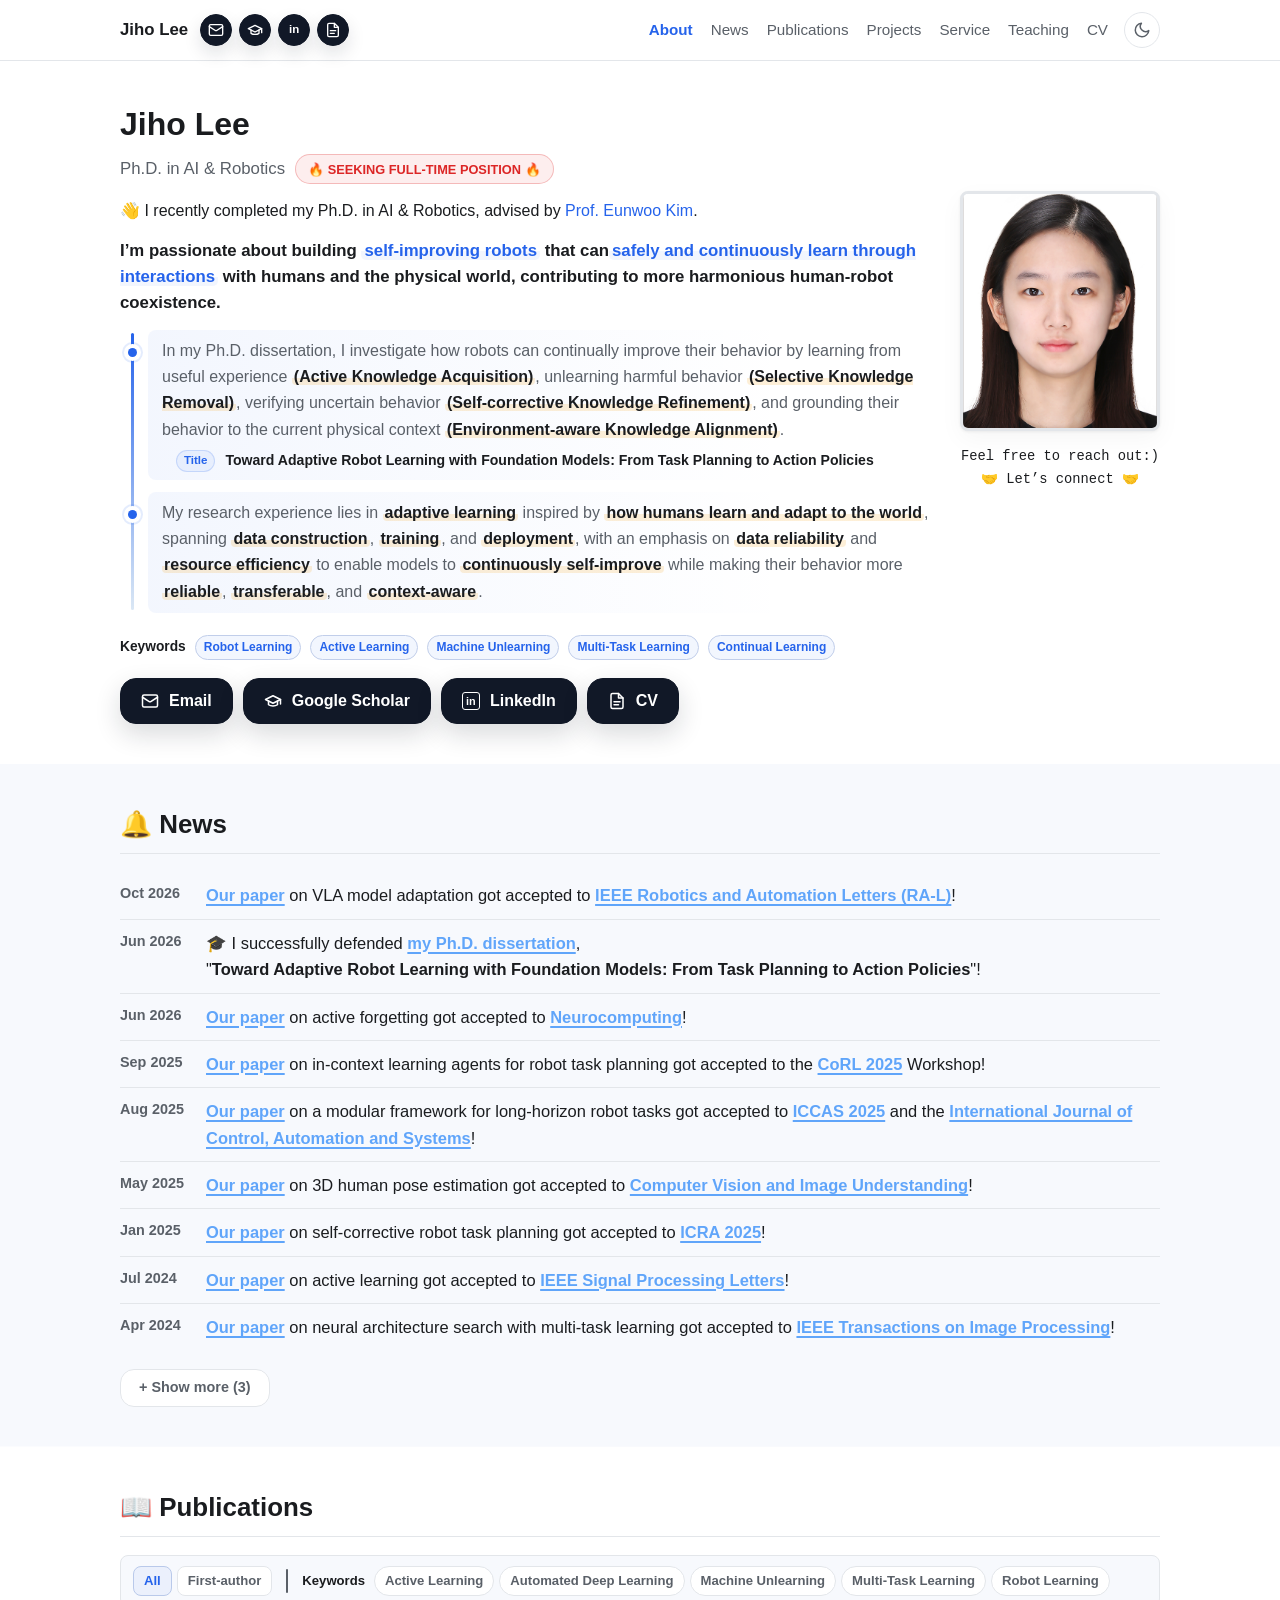
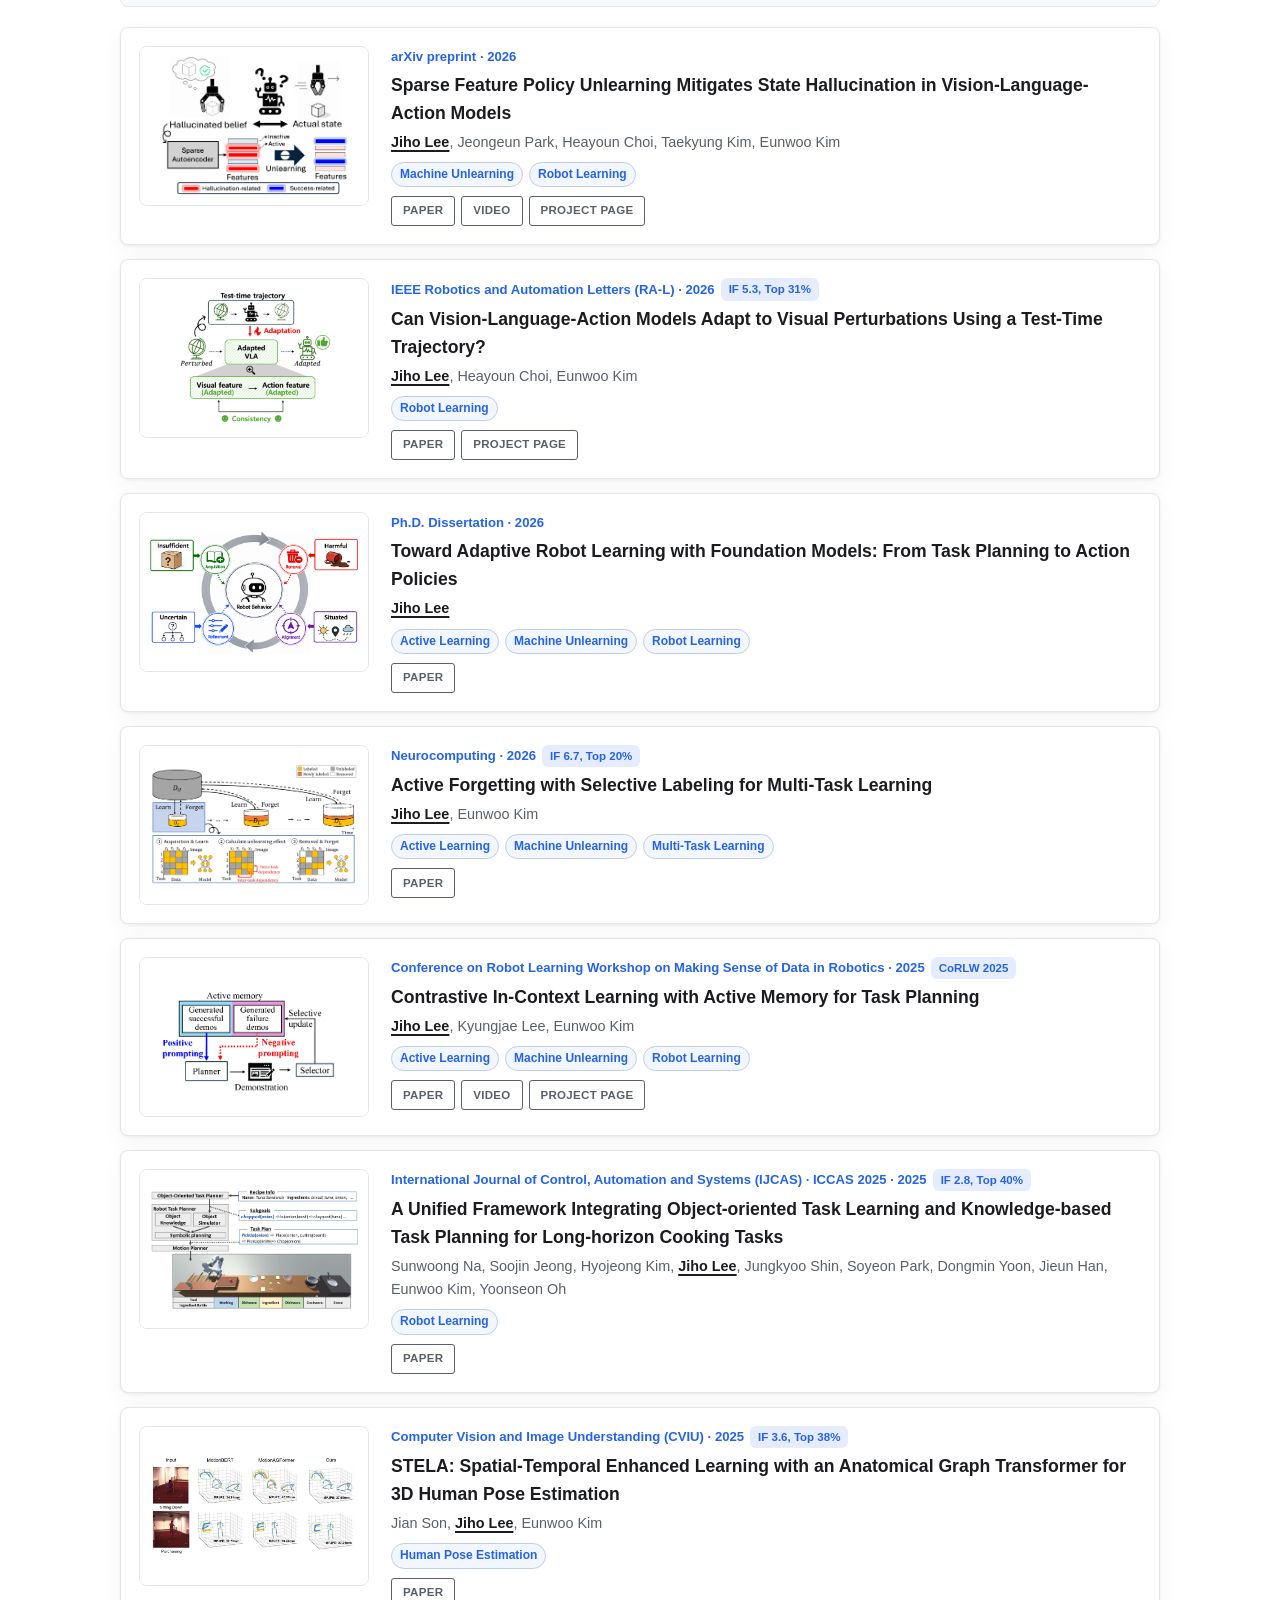
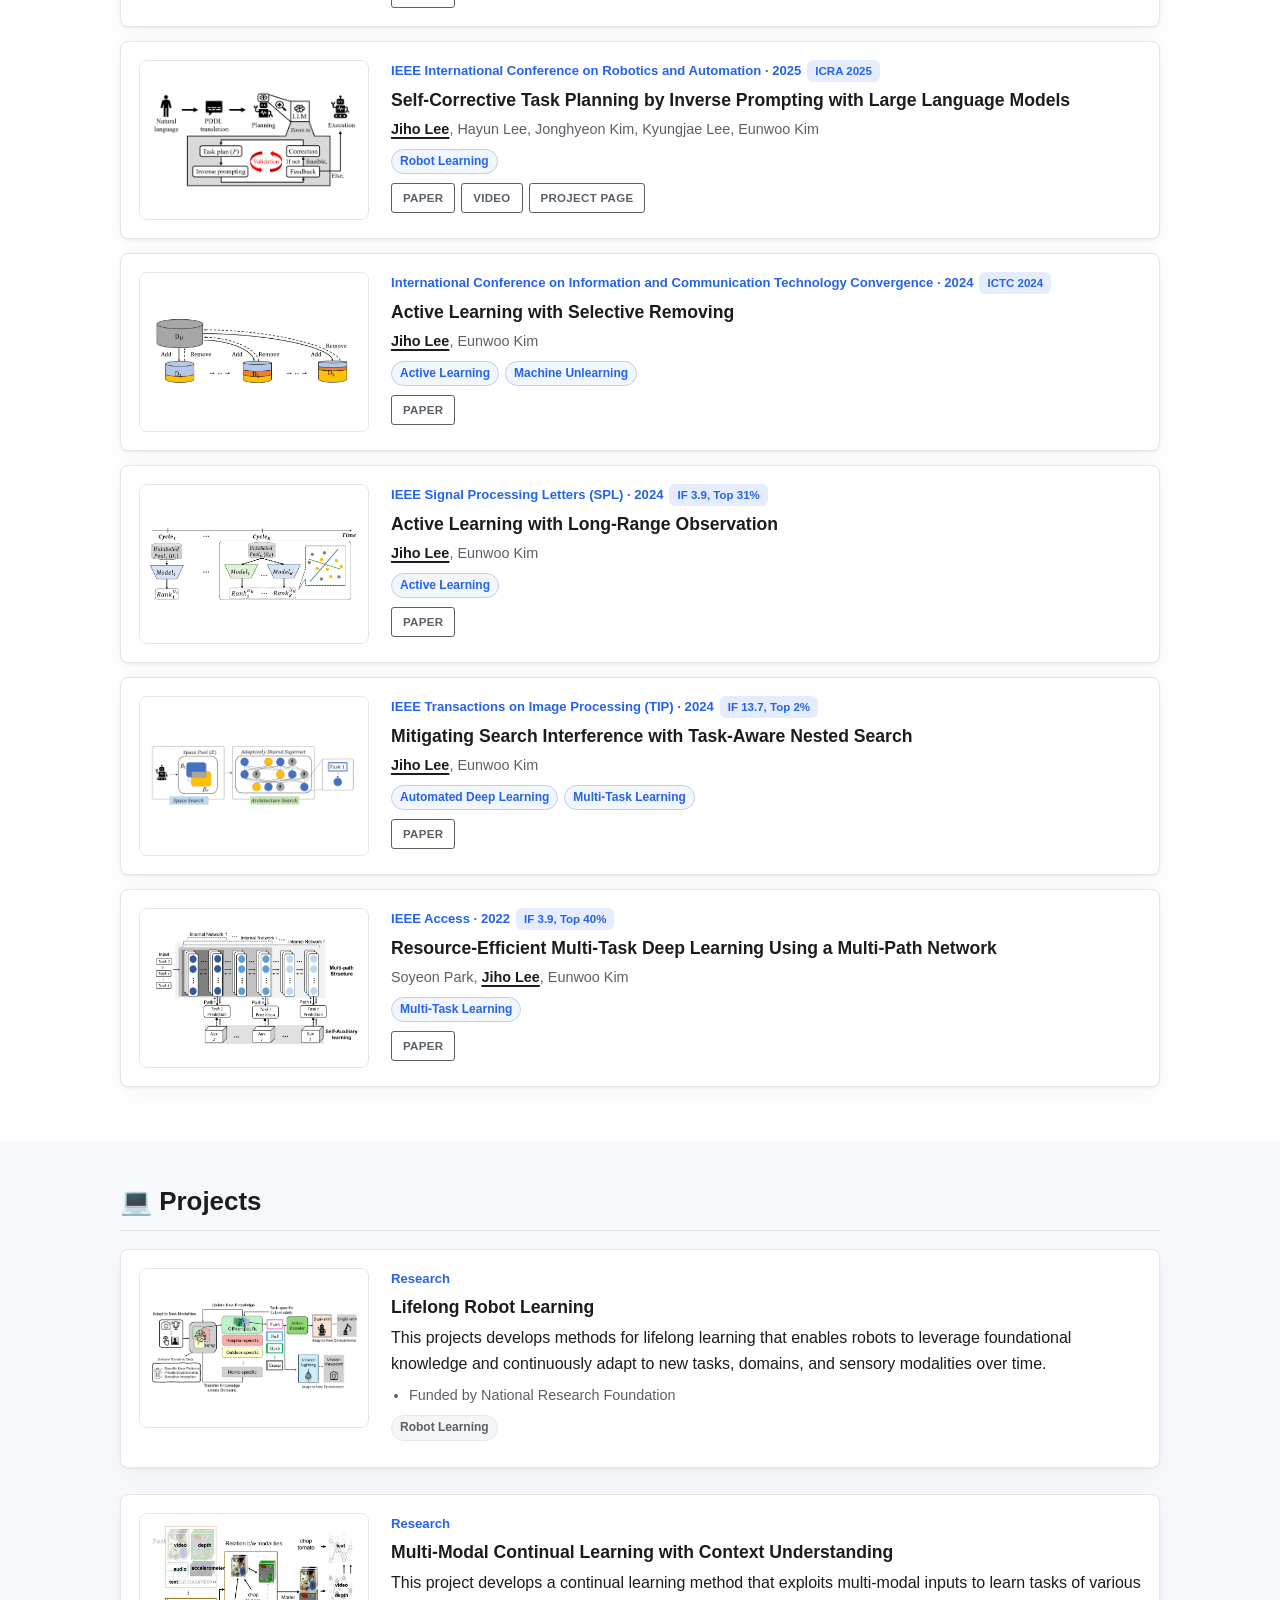
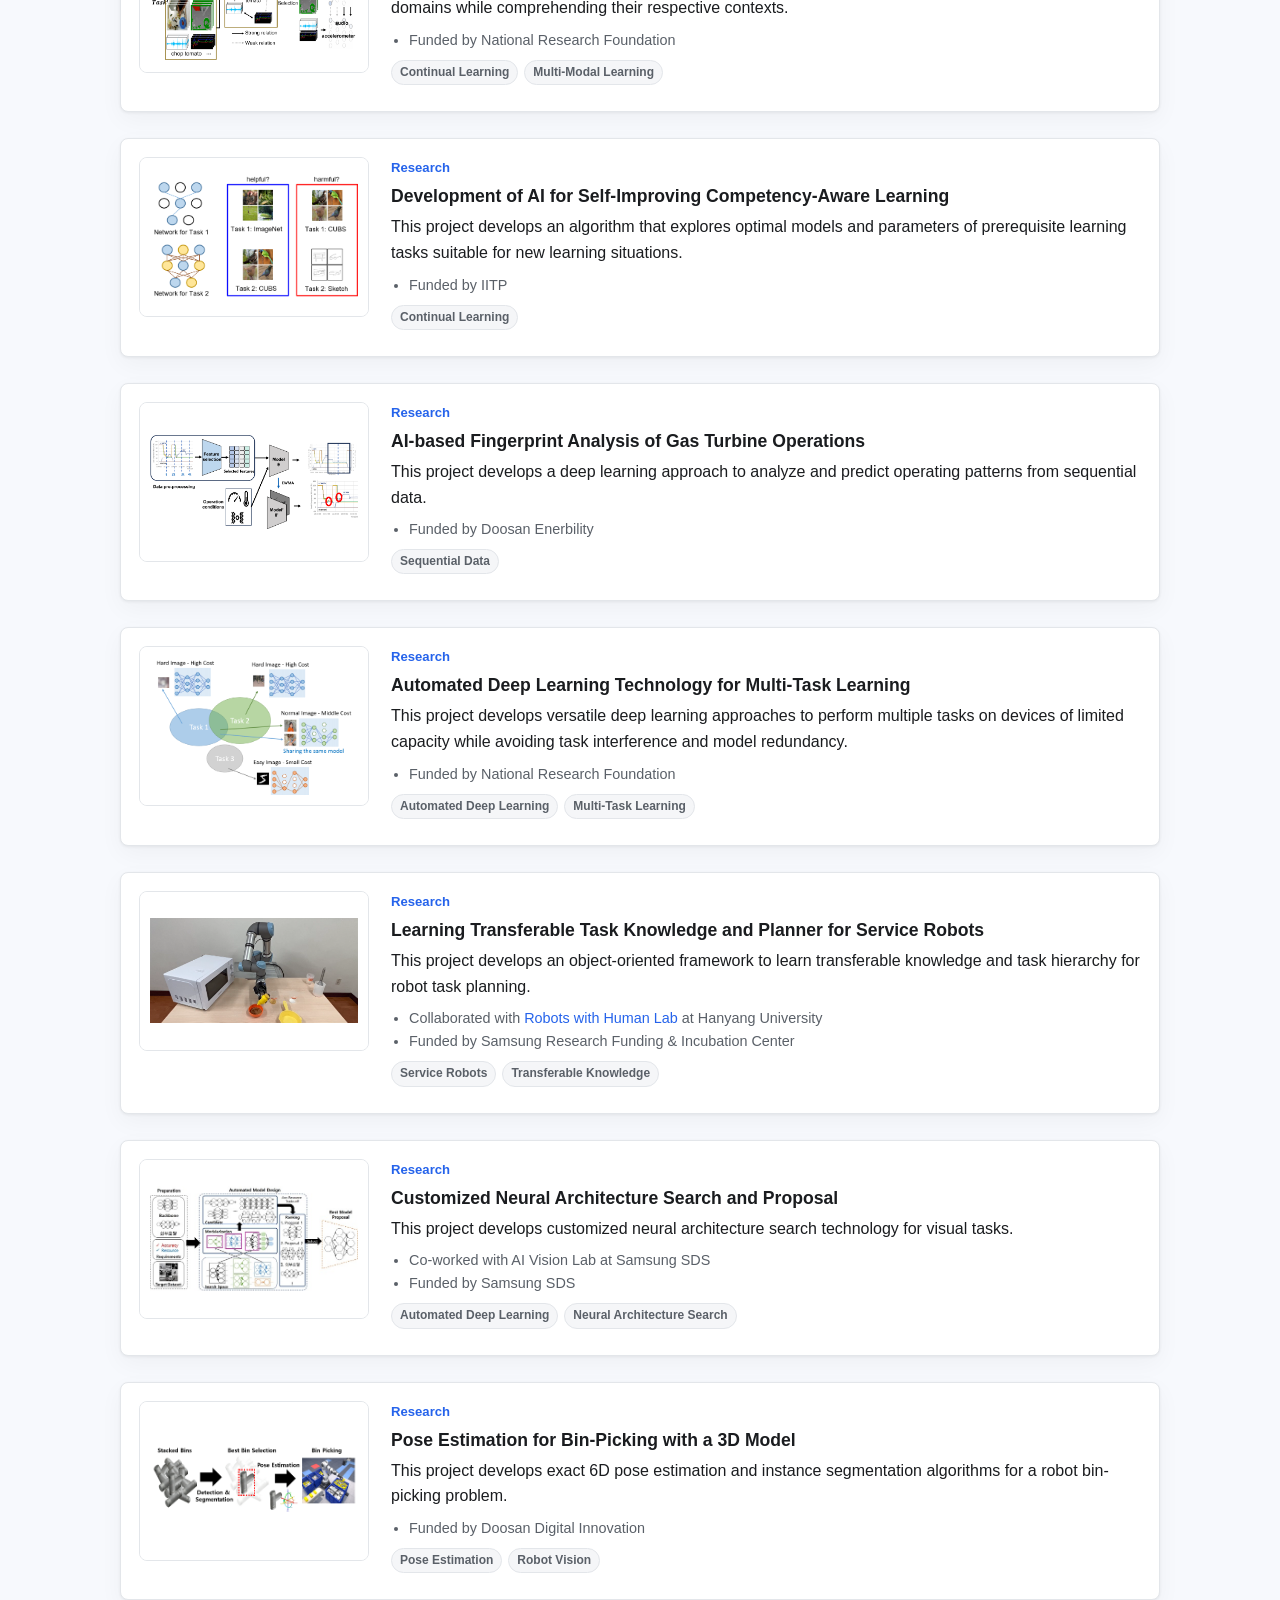
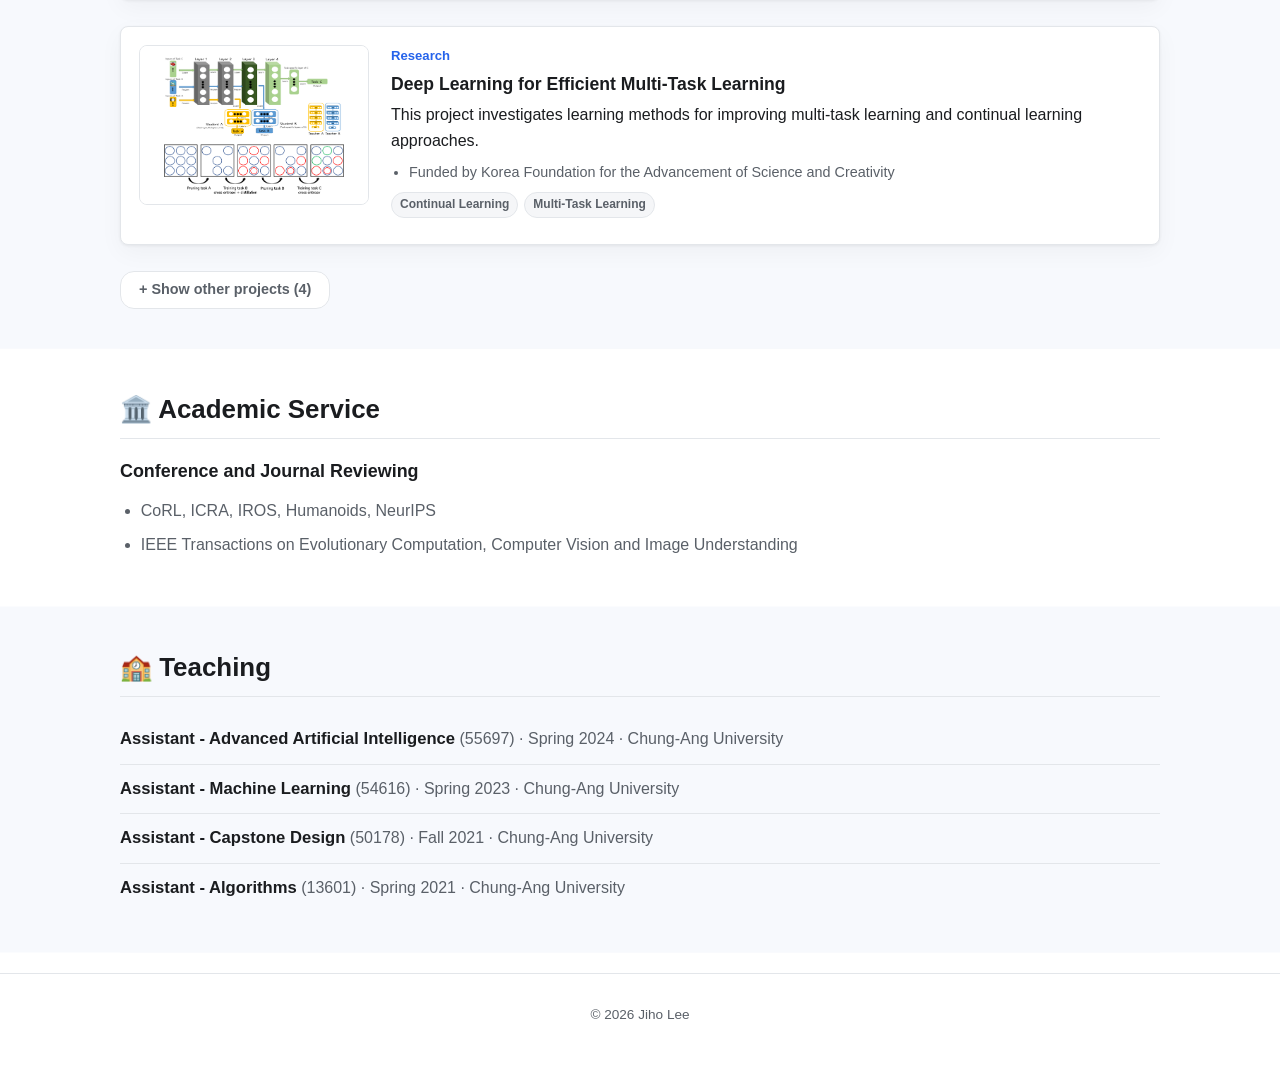
<file: index.html>
<!DOCTYPE html>
<html lang="en" data-theme="light">
<head>
  <meta charset="UTF-8" />
  <meta name="viewport" content="width=device-width, initial-scale=1.0" />
  <title>Jiho Lee</title>
  <link rel="icon" href="assets/icon.svg" type="image/svg+xml" />
  <link rel="stylesheet" href="css/style.css" />
  <script>
    (function () {
      try {
        var stored = localStorage.getItem("theme");
        var prefersDark = window.matchMedia("(prefers-color-scheme: dark)").matches;
        var theme = stored || (prefersDark ? "dark" : "light");
        document.documentElement.setAttribute("data-theme", theme);
      } catch (e) {}
    })();
  </script>
  <script async src="https://www.googletagmanager.com/gtag/js?id=G-FXV2RG3J3E"></script>
  <script>
    window.dataLayer = window.dataLayer || [];
    function gtag(){dataLayer.push(arguments);}
    gtag('js', new Date());
    gtag('config', 'G-FXV2RG3J3E');
  </script>
</head>

</head>
<body>
  <svg class="icon-sprite" xmlns="http://www.w3.org/2000/svg" aria-hidden="true">
    <symbol id="icon-mail" viewBox="0 0 24 24">
      <rect width="20" height="16" x="2" y="4" rx="2"></rect>
      <path d="m22 7-8.97 5.7a1.94 1.94 0 0 1-2.06 0L2 7"></path>
    </symbol>
    <symbol id="icon-scholar" viewBox="0 0 24 24">
      <path d="M22 10 12 5 2 10l10 5 10-5z"></path>
      <path d="M6 12v5c3.2 2.2 8.8 2.2 12 0v-5"></path>
      <path d="M22 10v6"></path>
    </symbol>
    <symbol id="icon-file" viewBox="0 0 24 24">
      <path d="M14 2H6a2 2 0 0 0-2 2v16a2 2 0 0 0 2 2h12a2 2 0 0 0 2-2V8z"></path>
      <path d="M14 2v6h6"></path>
      <path d="M8 13h8"></path>
      <path d="M8 17h6"></path>
    </symbol>
  </svg>
  <header class="topbar">
    <nav class="nav container">
      <div class="brand-group">
        <a class="brand" href="#top">Jiho&nbsp;Lee</a>
        <div class="brand-socials" aria-label="Profile links">
          <a class="brand-icon" href="mailto:lee.jiho.mail@gmail.com" aria-label="Email" title="Email"><svg aria-hidden="true"><use href="#icon-mail"></use></svg></a>
          <a class="brand-icon" href="https://scholar.google.com/citations?user=hTMoYQoAAAAJ" target="_blank" rel="noopener" aria-label="Google Scholar" title="Google Scholar"><svg aria-hidden="true"><use href="#icon-scholar"></use></svg></a>
          <a class="brand-icon brand-icon-in" href="https://www.linkedin.com/in/jiho-e" target="_blank" rel="noopener" aria-label="LinkedIn" title="LinkedIn">in</a>
          <a class="brand-icon" href="cv.html" aria-label="CV" title="CV"><svg aria-hidden="true"><use href="#icon-file"></use></svg></a>
        </div>
      </div>
      <div class="nav-links">
        <a href="#about">About</a>
        <a href="#news">News</a>
        <a href="#publications">Publications</a>
        <a href="#projects">Projects</a>
        <a href="#service">Service</a>
        <a href="#teaching">Teaching</a>
        <a href="cv.html">CV</a>
      </div>
      <button id="theme-toggle" class="theme-toggle" type="button" aria-label="Toggle dark mode" title="Toggle dark mode">
        <svg class="icon-moon" xmlns="http://www.w3.org/2000/svg" viewBox="0 0 24 24" fill="none" stroke="currentColor" stroke-width="2" stroke-linecap="round" stroke-linejoin="round" aria-hidden="true"><path d="M21 12.79A9 9 0 1 1 11.21 3 7 7 0 0 0 21 12.79z"></path></svg>
        <svg class="icon-sun" xmlns="http://www.w3.org/2000/svg" viewBox="0 0 24 24" fill="none" stroke="currentColor" stroke-width="2" stroke-linecap="round" stroke-linejoin="round" aria-hidden="true"><circle cx="12" cy="12" r="5"></circle><line x1="12" y1="1" x2="12" y2="3"></line><line x1="4.22" y1="4.22" x2="5.64" y2="5.64"></line><line x1="18.36" y1="18.36" x2="19.78" y2="19.78"></line><line x1="1" y1="12" x2="3" y2="12"></line><line x1="21" y1="12" x2="23" y2="12"></line><line x1="4.22" y1="19.78" x2="5.64" y2="18.36"></line><line x1="18.36" y1="5.64" x2="19.78" y2="4.22"></line></svg>
      </button>
    </nav>
  </header>

  <main id="top" class="container">
    <section id="about" class="about">
      <div class="profile-side">
        <img class="avatar" src="assets/profile.jpg" alt="Portrait of Jiho Lee" />
        <p class="photo-note">
          <span>Feel free to reach out:)</span>
          <span class="photo-note-center">🤝 Let’s connect 🤝</span>
        </p>
      </div>
      <div class="about-text">
        <h1>Jiho Lee</h1>
        <p class="title">
          <span>Ph.D. in AI &amp; Robotics</span>
          <span class="position-badge">🔥 Seeking full-time position 🔥</span>
        </p>
        <p class="bio">
          👋 I recently completed my Ph.D. in AI &amp; Robotics, advised by <a href="https://airlab.cau.ac.kr/members/professor/" target="_blank" rel="noopener">Prof. Eunwoo Kim</a>. 
        </p>
        <div class="bio-block">
          <p class="bio bio-lead">
            I’m passionate about building <span class="bio-highlight">self-improving robots</span> that can<span class="bio-highlight">safely and continuously learn through interactions</span> with humans and the physical world, contributing to more harmonious human-robot coexistence.
          </p>
          <div class="bio-detail">
            <p class="bio">
              In my Ph.D. dissertation, I investigate how robots can continually improve their behavior by learning from useful experience <b>(Active Knowledge Acquisition)</b>, unlearning harmful behavior <b>(Selective Knowledge Removal)</b>, verifying uncertain behavior <b>(Self-corrective Knowledge Refinement)</b>, and grounding their behavior to the current physical context <b>(Environment-aware Knowledge Alignment)</b>.
              <span class="thesis-title"><span class="thesis-title-label">Title</span> Toward Adaptive Robot Learning with Foundation Models: From Task Planning to Action Policies</span>
            </p>
            <p class="bio">
              My research experience lies in <b>adaptive learning</b> inspired by <b>how humans learn and adapt to the world</b>, spanning <b>data construction</b>, <b>training</b>, and <b>deployment</b>, with an emphasis on <b>data reliability</b> and <b>resource efficiency</b> to enable models to <b>continuously self-improve</b> while making their behavior more <b>reliable</b>, <b>transferable</b>, and <b>context-aware</b>.
            </p>
          </div>
        </div>
        <div class="research-keywords" aria-label="Research keywords">
          <span class="research-keywords-label">Keywords</span>
          <span>Robot Learning</span>
          <span>Active Learning</span>
          <span>Machine Unlearning</span>
          <span>Multi-Task Learning</span>
          <span>Continual Learning</span>
        </div>
        <div class="links">
          <a class="link-btn" href="mailto:lee.jiho.mail@gmail.com"><svg class="link-icon" aria-hidden="true"><use href="#icon-mail"></use></svg>Email</a>
          <a class="link-btn" href="https://scholar.google.com/citations?user=hTMoYQoAAAAJ" target="_blank" rel="noopener"><svg class="link-icon" aria-hidden="true"><use href="#icon-scholar"></use></svg>Google Scholar</a>
          <a class="link-btn" href="https://www.linkedin.com/in/jiho-e" target="_blank" rel="noopener"><span class="link-icon link-icon-in" aria-hidden="true">in</span>LinkedIn</a>
          <a class="link-btn" href="cv.html"><svg class="link-icon" aria-hidden="true"><use href="#icon-file"></use></svg>CV</a>
        </div>
      </div>
    </section>

    <section id="news" class="news">
      <h2>🔔 News</h2>
      <ul id="news-list" class="news-list">
        <li class="loading">Loading news...</li>
      </ul>
    </section>

    <section id="publications" class="publications">
      <h2>📖 Publications</h2>
      <div class="pub-filter-bar" aria-label="Publication filters">
        <div id="publication-filters" class="publication-filters" role="group" aria-label="Filter publications"></div>
      </div>
      <ol id="pub-list" class="pub-list">
        <li class="loading">Loading publications...</li>
      </ol>
    </section>

    <section id="projects" class="projects">
      <h2>💻 Projects</h2>
      <div id="project-list" class="project-list">
        <div class="loading">Loading projects...</div>
      </div>
    </section>

    <section id="service" class="service">
      <h2>🏛️ Academic Service</h2>
      <div class="service-block">
        <h3>Conference and Journal Reviewing</h3>
        <ul class="service-list">
          <li>CoRL, ICRA, IROS, Humanoids, NeurIPS</li>
          <li>IEEE Transactions on Evolutionary Computation, Computer Vision and Image Understanding</li>
        </ul>
      </div>
    </section>

    <section id="teaching" class="teaching">
      <h2>🏫 Teaching</h2>
      <ul class="teaching-list">
        <li><strong>Assistant - Advanced Artificial Intelligence</strong> (55697) · Spring 2024 · Chung-Ang University</li>
        <li><strong>Assistant - Machine Learning</strong> (54616) · Spring 2023 · Chung-Ang University</li>
        <li><strong>Assistant - Capstone Design</strong> (50178) · Fall 2021 · Chung-Ang University</li>
        <li><strong>Assistant - Algorithms</strong> (13601) · Spring 2021 · Chung-Ang University</li>
      </ul>
    </section>
  </main>

  <footer class="footer">
    &copy; <span id="year"></span> Jiho Lee
  </footer>

  <script src="js/main.js"></script>
</body>
</html>
</file>
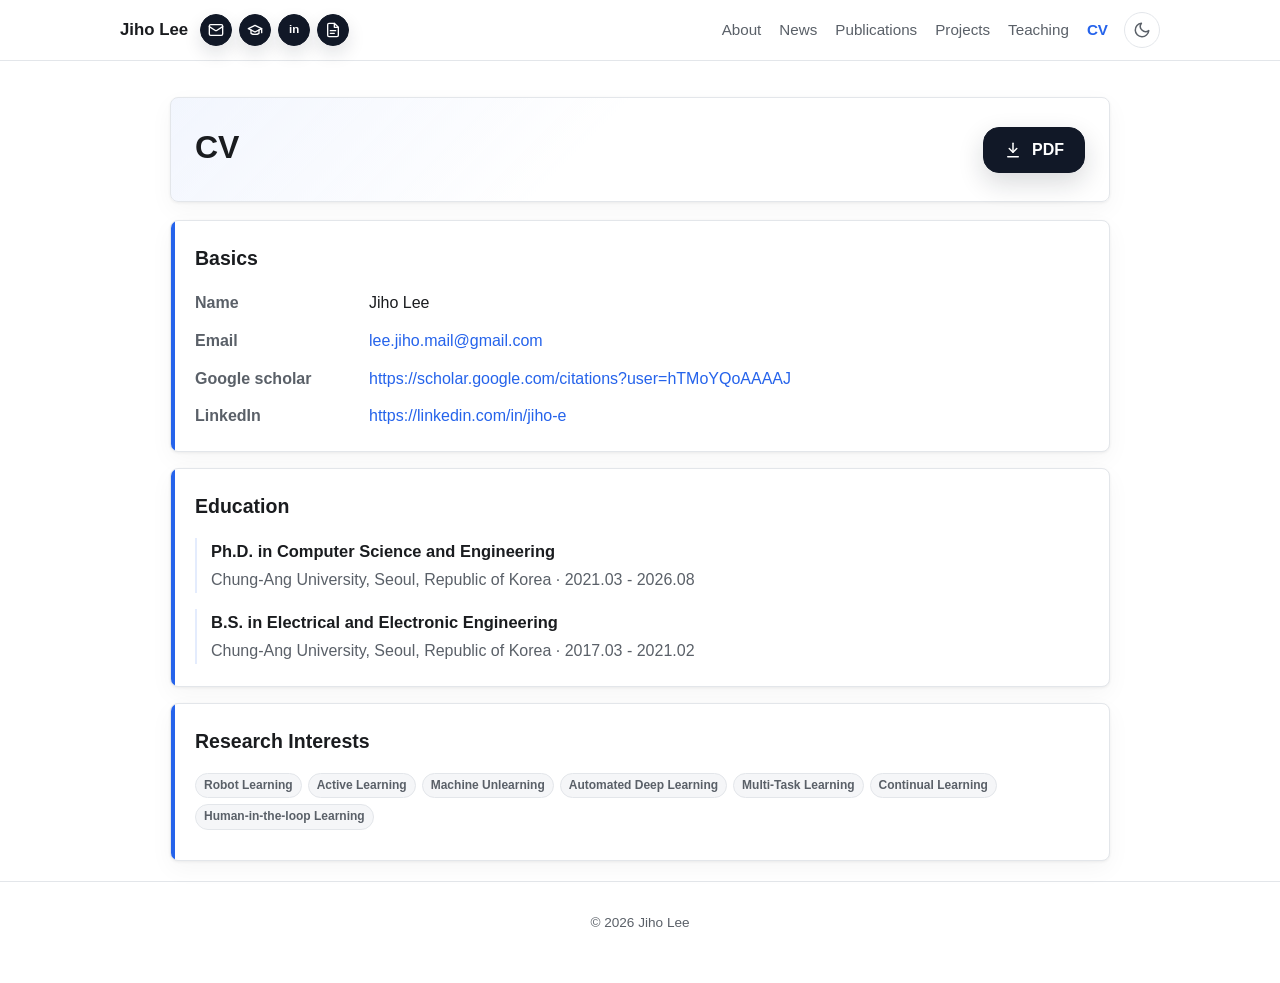
<file: cv.html>
<!DOCTYPE html>
<html lang="en" data-theme="light">
<head>
  <meta charset="UTF-8" />
  <meta name="viewport" content="width=device-width, initial-scale=1.0" />
  <title>CV | Jiho Lee</title>
  <meta name="description" content="CV of Jiho Lee, Chung-Ang University." />
  <link rel="icon" href="assets/icon.svg" type="image/svg+xml" />
  <link rel="stylesheet" href="css/style.css" />
  <script>
    (function () {
      try {
        var stored = localStorage.getItem("theme");
        var prefersDark = window.matchMedia("(prefers-color-scheme: dark)").matches;
        var theme = stored || (prefersDark ? "dark" : "light");
        document.documentElement.setAttribute("data-theme", theme);
      } catch (e) {}
    })();
  </script>
</head>
<body>
  <svg class="icon-sprite" xmlns="http://www.w3.org/2000/svg" aria-hidden="true">
    <symbol id="icon-mail" viewBox="0 0 24 24">
      <rect width="20" height="16" x="2" y="4" rx="2"></rect>
      <path d="m22 7-8.97 5.7a1.94 1.94 0 0 1-2.06 0L2 7"></path>
    </symbol>
    <symbol id="icon-scholar" viewBox="0 0 24 24">
      <path d="M22 10 12 5 2 10l10 5 10-5z"></path>
      <path d="M6 12v5c3.2 2.2 8.8 2.2 12 0v-5"></path>
      <path d="M22 10v6"></path>
    </symbol>
    <symbol id="icon-file" viewBox="0 0 24 24">
      <path d="M14 2H6a2 2 0 0 0-2 2v16a2 2 0 0 0 2 2h12a2 2 0 0 0 2-2V8z"></path>
      <path d="M14 2v6h6"></path>
      <path d="M8 13h8"></path>
      <path d="M8 17h6"></path>
    </symbol>
    <symbol id="icon-download" viewBox="0 0 24 24">
      <path d="M12 3v12"></path>
      <path d="m7 10 5 5 5-5"></path>
      <path d="M5 21h14"></path>
    </symbol>
  </svg>
  <header class="topbar">
    <nav class="nav container">
      <div class="brand-group">
        <a class="brand" href="index.html">Jiho&nbsp;Lee</a>
        <div class="brand-socials" aria-label="Profile links">
          <a class="brand-icon" href="mailto:lee.jiho.mail@gmail.com" aria-label="Email" title="Email"><svg aria-hidden="true"><use href="#icon-mail"></use></svg></a>
          <a class="brand-icon" href="https://scholar.google.com/citations?user=hTMoYQoAAAAJ" target="_blank" rel="noopener" aria-label="Google Scholar" title="Google Scholar"><svg aria-hidden="true"><use href="#icon-scholar"></use></svg></a>
          <a class="brand-icon brand-icon-in" href="https://www.linkedin.com/in/jiho-e" target="_blank" rel="noopener" aria-label="LinkedIn" title="LinkedIn">in</a>
          <a class="brand-icon" href="cv.html" aria-label="CV" title="CV"><svg aria-hidden="true"><use href="#icon-file"></use></svg></a>
        </div>
      </div>
      <div class="nav-links">
        <a href="index.html#about">About</a>
        <a href="index.html#news">News</a>
        <a href="index.html#publications">Publications</a>
        <a href="index.html#projects">Projects</a>
        <a href="index.html#teaching">Teaching</a>
        <a href="cv.html">CV</a>
      </div>
      <button id="theme-toggle" class="theme-toggle" type="button" aria-label="Toggle dark mode" title="Toggle dark mode">
          <svg class="icon-moon" xmlns="http://www.w3.org/2000/svg" viewBox="0 0 24 24" fill="none" stroke="currentColor" stroke-width="2" stroke-linecap="round" stroke-linejoin="round" aria-hidden="true"><path d="M21 12.79A9 9 0 1 1 11.21 3 7 7 0 0 0 21 12.79z"></path></svg>
          <svg class="icon-sun" xmlns="http://www.w3.org/2000/svg" viewBox="0 0 24 24" fill="none" stroke="currentColor" stroke-width="2" stroke-linecap="round" stroke-linejoin="round" aria-hidden="true"><circle cx="12" cy="12" r="5"></circle><line x1="12" y1="1" x2="12" y2="3"></line><line x1="12" y1="21" x2="12" y2="23"></line><line x1="4.22" y1="4.22" x2="5.64" y2="5.64"></line><line x1="18.36" y1="18.36" x2="19.78" y2="19.78"></line><line x1="1" y1="12" x2="3" y2="12"></line><line x1="21" y1="12" x2="23" y2="12"></line><line x1="4.22" y1="19.78" x2="5.64" y2="18.36"></line><line x1="18.36" y1="5.64" x2="19.78" y2="4.22"></line></svg>
      </button>
    </nav>
  </header>

  <main class="container cv-main">
    <div class="cv-header">
      <div>
        <h1>CV</h1>
      </div>
      <a class="link-btn" href="https://drive.google.com/file/d/1GBX7mLcFZLv5dvUhRBTlcgIPeSysyjgo/view" target="_blank" rel="noopener"><svg class="link-icon" aria-hidden="true"><use href="#icon-download"></use></svg>PDF</a>
    </div>

    <section class="cv-section">
      <h2>Basics</h2>
      <div class="cv-grid">
        <div class="cv-label">Name</div>
        <div>Jiho Lee</div>
        <div class="cv-label">Email</div>
        <div><a href="mailto:lee.jiho.mail@gmail.com">lee.jiho.mail@gmail.com</a></div>
        <div class="cv-label">Google scholar</div>
        <div><a href="https://scholar.google.com/citations?user=hTMoYQoAAAAJ">https://scholar.google.com/citations?user=hTMoYQoAAAAJ</a></div>
        <div class="cv-label">LinkedIn</div>
        <div><a href="https://linkedin.com/in/jiho-e">https://linkedin.com/in/jiho-e</a></div>

      </div>
    </section>

    <section class="cv-section">
      <h2>Education</h2>
      <div class="cv-item">
        <h3>Ph.D. in Computer Science and Engineering</h3>
        <p>Chung-Ang University, Seoul, Republic of Korea · 2021.03 - 2026.08</p>
      </div>
      <div class="cv-item">
        <h3>B.S. in Electrical and Electronic Engineering</h3>
        <p>Chung-Ang University, Seoul, Republic of Korea · 2017.03 - 2021.02</p>
      </div>
    </section>

    <section class="cv-section">
      <h2>Research Interests</h2>
      <div class="tag-list">
        <span class="tag">Robot Learning</span>
        <span class="tag">Active Learning</span>
        <span class="tag">Machine Unlearning</span>
        <span class="tag">Automated Deep Learning</span>
        <span class="tag">Multi-Task Learning</span>
        <span class="tag">Continual Learning</span>
        <span class="tag">Human-in-the-loop Learning</span>
      </div>
    </section>
  </main>

  <footer class="footer">
    &copy; <span id="year"></span> Jiho Lee
  </footer>

  <script src="js/main.js"></script>
</body>
</html>
</file>
<file: css/style.css>
:root {
  --bg: #ffffff;
  --bg-soft: #f5f6f8;
  --surface: #ffffff;
  --border: #e3e6ea;
  --text: #1a1c1f;
  --text-soft: #5a6068;
  --accent: #2563eb;
  --accent-soft: rgba(37, 99, 235, 0.12);
  --accent-faint: rgba(37, 99, 235, 0.06);
  --section-tint: #f7f9fd;
  --shadow: 0 1px 3px rgba(0, 0, 0, 0.06), 0 8px 24px rgba(0, 0, 0, 0.04);
  --radius: 8px;
  --maxw: 1080px;
}

[data-theme="dark"] {
  --bg: #0b0e13;
  --bg-soft: #1c232e;
  --surface: #161d27;
  --border: #38424f;
  --text: #f2f5f8;
  --text-soft: #b9c2cf;
  --accent: #7fb4ff;
  --accent-soft: rgba(127, 180, 255, 0.20);
  --accent-faint: rgba(127, 180, 255, 0.10);
  --section-tint: #121a26;
  --shadow: 0 1px 3px rgba(0, 0, 0, 0.6), 0 10px 28px rgba(0, 0, 0, 0.5);
}

* { box-sizing: border-box; }

html { scroll-behavior: smooth; scroll-padding-top: 72px; }

body {
  margin: 0;
  font-family: -apple-system, BlinkMacSystemFont, "Segoe UI", Roboto, Helvetica, Arial, sans-serif;
  background: var(--bg);
  color: var(--text);
  line-height: 1.6;
  transition: background 0.25s ease, color 0.25s ease;
}

.container { width: 100%; max-width: var(--maxw); margin: 0 auto; padding: 0 20px; }

a { color: var(--accent); text-decoration: none; }
a:hover { text-decoration: underline; }

h1 { font-size: 2rem; margin: 0 0 4px; letter-spacing: 0; }
h2 {
  font-size: 1.62rem;
  margin: 0 0 18px;
  letter-spacing: 0;
  border-bottom: 1px solid var(--border);
  padding-bottom: 8px;
}

section { padding: 40px 0; }

.topbar {
  position: sticky;
  top: 0;
  z-index: 50;
  background: color-mix(in srgb, var(--bg) 88%, transparent);
  backdrop-filter: saturate(180%) blur(10px);
  border-bottom: 1px solid var(--border);
}
.nav { display: flex; align-items: center; justify-content: space-between; min-height: 60px; gap: 16px; }
.brand-group { display: flex; align-items: center; gap: 12px; min-width: 0; }
.brand { font-weight: 700; color: var(--text); font-size: 1.05rem; white-space: nowrap; }
.brand:hover { text-decoration: none; }
.brand-socials { display: flex; align-items: center; gap: 7px; }
.brand-icon {
  width: 32px;
  height: 32px;
  display: inline-flex;
  align-items: center;
  justify-content: center;
  border: 1px solid #111827;
  border-radius: 999px;
  background: #111827;
  color: #ffffff;
  box-shadow: 0 8px 18px rgba(17, 24, 39, 0.12);
  transition: background 0.18s, border-color 0.18s, color 0.18s, box-shadow 0.18s, transform 0.18s;
}
.brand-icon svg {
  width: 16px;
  height: 16px;
  fill: none;
  stroke: currentColor;
  stroke-width: 2;
  stroke-linecap: round;
  stroke-linejoin: round;
}
.brand-icon:hover {
  background: #347cc5;
  border-color: #347cc5;
  color: #ffffff;
  box-shadow: 0 8px 20px rgba(52, 124, 197, 0.24);
  text-decoration: none;
  transform: translateY(-1px);
}
.brand-icon-in {
  font-size: 0.72rem;
  font-weight: 800;
  line-height: 1;
}
.nav-links { display: flex; align-items: center; justify-content: flex-end; gap: 18px; flex-wrap: wrap; margin-left: auto; }
.nav-links a { color: var(--text-soft); font-size: 0.95rem; font-weight: 500; }
.nav-links a:hover { color: var(--accent); text-decoration: none; }
.nav-links a[aria-current] { color: var(--accent); font-weight: 700; }

.theme-toggle {
  width: 36px; height: 36px;
  flex-shrink: 0;
  padding: 0;
  border: 1px solid var(--border);
  background: var(--surface);
  color: var(--text-soft);
  border-radius: 50%;
  cursor: pointer;
  display: inline-flex; align-items: center; justify-content: center;
  transition: border-color 0.2s, color 0.2s, transform 0.2s;
}
.theme-toggle:hover { border-color: var(--accent); color: var(--accent); transform: scale(1.05); }
.theme-toggle svg { width: 18px; height: 18px; display: block; }
.theme-toggle .icon-sun { display: none; }
[data-theme="dark"] .theme-toggle .icon-moon { display: none; }
[data-theme="dark"] .theme-toggle .icon-sun { display: block; }

.about { display: flex; gap: 26px; align-items: flex-start; flex-wrap: wrap; padding-top: 38px; }
.profile-side {
  width: 200px;
  flex: 0 0 200px;
  order: 2;
  align-self: flex-start;
  margin-top: 92px;
}
.avatar {
  display: block;
  width: 100%; height: 240px;
  border-radius: var(--radius);
  object-fit: cover;
  border: 3px solid var(--border);
  background: var(--bg-soft);
  box-shadow: var(--shadow);
}
.photo-note {
  margin: 16px 0 0;
  font-family: "SFMono-Regular", Consolas, "Liberation Mono", Menlo, monospace;
  font-size: 0.86rem;
  line-height: 1.45;
  color: var(--text);
  letter-spacing: 0;
  text-align: center;
}
.photo-note span {
  display: block;
  white-space: nowrap;
}
.photo-note-center {
  margin-top: 3px;
}
.photo-note a {
  color: var(--accent);
  font-weight: 800;
  text-decoration: underline;
  text-underline-offset: 3px;
}
.about-text { flex: 1; min-width: 280px; order: 1; }
.title {
  display: flex;
  align-items: center;
  flex-wrap: wrap;
  gap: 8px 10px;
  color: var(--text-soft);
  font-size: 1.05rem;
  margin: 0 0 14px;
  font-weight: 500;
}
.position-badge {
  display: inline-flex;
  align-items: center;
  max-width: 100%;
  min-height: 30px;
  padding: 6px 12px;
  border: 1px solid rgba(220, 38, 38, 0.26);
  border-radius: 999px;
  background: rgba(220, 38, 38, 0.08);
  color: #dc2626;
  font-size: 0.8rem;
  font-weight: 850;
  line-height: 1.2;
  letter-spacing: 0;
  text-transform: uppercase;
}
.bio { margin: 0 0 14px; }
.about-text .bio { text-align: left; }
.bio-block { margin: 2px 0 18px; }
.bio-lead {
  max-width: 820px;
  margin-bottom: 10px;
  color: var(--text);
  font-size: 1.05rem;
  font-weight: 760;
  line-height: 1.55;
}
.bio-highlight {
  color: var(--accent);
  font-weight: 860;
  padding: 0 3px;
  border-radius: 5px;
  background: linear-gradient(to top, var(--accent-faint) 45%, transparent 45%);
}
.bio-detail {
  position: relative;
  margin: 2px 0 0 8px;
  padding: 4px 0 4px 20px;
}
.bio-detail::before {
  content: "";
  position: absolute;
  left: 3px;
  top: 7px;
  bottom: 7px;
  width: 3px;
  border-radius: 999px;
  background: linear-gradient(180deg, var(--accent), rgba(52, 124, 197, 0.18));
}
.bio-detail .bio {
  position: relative;
  margin-bottom: 12px;
  padding: 8px 0 8px 14px;
  color: var(--text-soft);
  line-height: 1.64;
  background: linear-gradient(90deg, rgba(37, 99, 235, 0.055), transparent 82%);
  border-radius: 8px;
}
.bio-detail b {
  color: var(--text);
  font-weight: 720;
  padding: 0 2px;
  border-radius: 4px;
  background: linear-gradient(to top, rgba(245, 158, 11, 0.16) 42%, transparent 42%);
}
.thesis-title {
  display: block;
  margin: 7px 0 0 14px;
  color: var(--text);
  font-size: 0.88rem;
  font-weight: 760;
  line-height: 1.45;
  text-align: left;
  white-space: normal;
  overflow-wrap: break-word;
}
.thesis-title-label {
  display: inline-flex;
  align-items: center;
  min-height: 22px;
  margin-right: 6px;
  padding: 1px 7px;
  border: 1px solid rgba(37, 99, 235, 0.18);
  border-radius: 999px;
  background: var(--accent-faint);
  color: var(--accent);
  font-size: 0.72rem;
  font-weight: 800;
  line-height: 1.2;
  vertical-align: 1px;
}
.bio-detail .bio::before {
  content: "";
  position: absolute;
  left: -20px;
  top: 1.15em;
  width: 9px;
  height: 9px;
  border-radius: 50%;
  background: var(--accent);
  box-shadow: 0 0 0 4px var(--bg), 0 0 0 6px var(--accent-soft);
}
.bio-detail .bio:last-child { margin-bottom: 0; }

.research-keywords {
  display: flex;
  align-items: center;
  flex-wrap: wrap;
  gap: 8px 9px;
  margin: 0 0 18px;
}
.research-keywords-label {
  color: var(--text);
  font-size: 0.86rem;
  font-weight: 800;
  white-space: nowrap;
}
.research-keywords span:not(.research-keywords-label) {
  display: inline-flex;
  align-items: center;
  padding: 2px 8px;
  border-radius: 999px;
  border: 1px solid color-mix(in srgb, var(--accent) 18%, var(--border));
  background: var(--accent-faint);
  color: var(--accent);
  font-size: 0.75rem;
  font-weight: 650;
  white-space: nowrap;
}

.links { display: flex; flex-wrap: wrap; gap: 10px; }
.link-btn {
  display: inline-flex;
  align-items: center;
  justify-content: center;
  gap: 10px;
  min-height: 46px;
  padding: 0 20px;
  background: #111827;
  border: 1px solid #111827;
  border-radius: 16px;
  color: #ffffff;
  box-shadow: 0 10px 26px rgba(17, 24, 39, 0.16);
  font-size: 1rem;
  font-weight: 800;
  line-height: 1;
  transition: background 0.18s, border-color 0.18s, box-shadow 0.18s, transform 0.18s;
}
.link-btn:hover {
  background: #347cc5;
  border-color: #347cc5;
  color: #ffffff;
  box-shadow: 0 8px 20px rgba(52, 124, 197, 0.24);
  text-decoration: none;
  transform: translateY(-1px);
}
.icon-sprite {
  position: absolute;
  width: 0;
  height: 0;
  overflow: hidden;
}
.link-icon {
  width: 18px;
  height: 18px;
  flex: 0 0 18px;
  fill: none;
  stroke: currentColor;
  stroke-width: 2;
  stroke-linecap: round;
  stroke-linejoin: round;
}
.link-icon-in {
  display: inline-flex;
  align-items: center;
  justify-content: center;
  border: 1.7px solid currentColor;
  border-radius: 3px;
  font-size: 0.68rem;
  font-weight: 800;
  line-height: 1;
  fill: currentColor;
  stroke: none;
}

.news,
.projects,
.teaching {
  background: var(--section-tint);
  box-shadow: 0 0 0 100vmax var(--section-tint);
  clip-path: inset(0 -100vmax);
}

.news-list { list-style: none; margin: 0; padding: 0; }
.news-list li { display: flex; gap: 14px; padding: 10px 0; border-bottom: 1px solid var(--border); }
.news-list li:last-child { border-bottom: none; }
.news-date {
  flex-shrink: 0;
  font-variant-numeric: tabular-nums;
  color: var(--text-soft);
  font-weight: 700;
  font-size: 0.9rem;
  min-width: 72px;
}
.news-text { color: var(--text); font-size: 1.03rem; white-space: pre-line; }
.news-strong { font-weight: 800; }
.news-link {
  display: inline;
  font-size: inherit;
  font-weight: 700;
  letter-spacing: 0;
  padding: 0;
  border-radius: 0;
  background: transparent;
  color: #60a5fa;
  border: 0;
  text-decoration: underline;
  text-decoration-thickness: 1.5px;
  text-underline-offset: 3px;
  vertical-align: baseline;
  white-space: normal;
}
.news-link:hover {
  color: #3b82f6;
  text-decoration-thickness: 2px;
}
[data-theme="dark"] .news-link:hover { color: #b7d4ff; }
.news-toggle {
  display: inline-flex;
  align-items: center;
  justify-content: center;
  min-height: 38px;
  margin-top: 18px;
  padding: 0 18px;
  border: 1px solid var(--border);
  border-radius: 14px;
  background: var(--surface);
  color: var(--text-soft);
  font: inherit;
  font-size: 0.9rem;
  font-weight: 750;
  cursor: pointer;
  transition: border-color 0.18s, color 0.18s, background 0.18s, transform 0.18s;
}
.news-toggle:hover {
  border-color: var(--accent);
  color: var(--accent);
  background: var(--accent-faint);
  transform: translateY(-1px);
}

.pub-filter-bar {
  display: flex;
  align-items: center;
  gap: 9px;
  margin: 0 0 20px;
  padding: 10px 12px;
  border: 1px solid var(--border);
  border-radius: var(--radius);
  background: var(--section-tint);
  overflow-x: auto;
  scrollbar-width: thin;
}
.publication-filters {
  display: flex;
  align-items: center;
  flex: 0 0 auto;
  gap: 5px;
  white-space: nowrap;
}
.pub-filter-separator {
  width: 2px;
  height: 24px;
  flex: 0 0 2px;
  margin: 0 9px;
  border-radius: 999px;
  background: var(--text-soft);
}
.pub-keyword-caption {
  flex: 0 0 auto;
  margin-right: 4px;
  color: var(--text);
  font-size: 0.82rem;
  font-weight: 800;
}
.keyword-btn {
  display: inline-flex;
  align-items: center;
  padding: 5px 10px;
  border: 1px solid transparent;
  background: transparent;
  color: var(--text-soft);
  border-radius: 8px;
  font-size: 0.82rem;
  font-weight: 650;
  line-height: 1.35;
  cursor: pointer;
  transition: border-color 0.15s, background 0.15s, color 0.15s;
}
.keyword-btn.filter-view {
  border-color: var(--border);
  background: var(--surface);
}
.keyword-btn.filter-view:hover {
  background: var(--bg-soft);
  color: var(--text);
}
.keyword-btn.filter-keyword {
  border-color: var(--border);
  border-radius: 999px;
  background: var(--surface);
}
.keyword-btn.filter-keyword:hover {
  border-color: color-mix(in srgb, var(--accent) 45%, var(--border));
  color: var(--accent);
}
.keyword-btn.active {
  border-color: color-mix(in srgb, var(--accent) 22%, var(--border));
  background: var(--accent-faint);
  color: var(--accent);
}
.keyword-btn:focus-visible {
  outline: 2px solid var(--accent);
  outline-offset: 2px;
}

.pub-list { list-style: none; margin: 0; padding: 0; }
.pub-item,
.project-item {
  display: flex;
  gap: 22px;
  padding: 18px;
  margin-bottom: 14px;
  background: var(--surface);
  border: 1px solid var(--border);
  border-radius: var(--radius);
  box-shadow: var(--shadow);
  transition: transform 0.18s ease, border-color 0.18s ease;
}
.pub-item:hover,
.project-item:hover { transform: translateY(-2px); border-color: var(--accent); }

.pub-thumb,
.project-thumb {
  width: 230px;
  height: 160px;
  min-height: 150px;
  flex-shrink: 0;
  border-radius: var(--radius);
  border: 1px solid var(--border);
  background: #ffffff;
  display: flex;
  flex-direction: column;
  align-items: center;
  justify-content: center;
  overflow: hidden;
  text-align: center;
}
.pub-thumb img,
.project-thumb img {
  width: 100%;
  height: 100%;
  object-fit: contain;
  display: block;
  padding: 10px;
  background: #ffffff;
}
.pub-thumb-mark,
.project-thumb-mark { color: var(--accent); font-size: 1.35rem; font-weight: 800; line-height: 1; }
.pub-thumb-note,
.project-thumb-note { color: var(--text-soft); font-size: 0.72rem; font-weight: 600; margin-top: 8px; }
.thumb-label {
  min-height: 150px;
  background: #ffffff;
}
.pub-thumb-status,
.project-thumb-status {
  display: inline-flex;
  align-items: center;
  justify-content: center;
  padding: 7px 12px;
  border-radius: 999px;
  border: 1px solid rgba(90, 96, 104, 0.20);
  background: rgba(90, 96, 104, 0.08);
  color: var(--text-soft);
  font-size: 0.78rem;
  font-weight: 850;
  text-transform: uppercase;
}

.pub-body,
.project-body { flex: 1; min-width: 0; }
.pub-meta,
.project-category {
  color: var(--accent);
  font-size: 0.82rem;
  font-weight: 700;
  margin-bottom: 4px;
  display: flex;
  align-items: center;
  flex-wrap: wrap;
  gap: 6px;
}
.pub-meta-under-review { color: var(--text-soft); }
.pub-title,
.project-title { font-weight: 720; font-size: 1.1rem; margin: 0 0 4px; letter-spacing: 0; }
.project-desc { margin: 0 0 8px; color: var(--text); font-size: 1rem; }
.project-details { margin: 0 0 8px; padding-left: 18px; color: var(--text-soft); font-size: 0.9rem; }

.pub-note {
  display: inline-block;
  font-size: 0.72rem;
  font-weight: 700;
  letter-spacing: 0;
  text-transform: none;
  color: var(--accent);
  background: var(--accent-soft);
  padding: 2px 8px;
  border-radius: 6px;
  vertical-align: middle;
}
.pub-authors { color: var(--text-soft); font-size: 0.9rem; margin: 0 0 8px; display: block; }
.pub-authors .me {
  color: var(--text);
  font-weight: 700;
  text-decoration: underline;
  text-decoration-thickness: 1.5px;
  text-underline-offset: 3px;
}

.tag-list { display: flex; flex-wrap: wrap; gap: 6px; margin: 8px 0; }
.tag {
  font-size: 0.75rem;
  font-weight: 650;
  padding: 2px 8px;
  border-radius: 999px;
  background: var(--bg-soft);
  color: var(--text-soft);
  border: 1px solid var(--border);
}
.pub-item .tag {
  background: var(--accent-faint);
  color: var(--accent);
  border-color: color-mix(in srgb, var(--accent) 18%, var(--border));
}
.pub-links { display: flex; flex-wrap: wrap; gap: 6px; margin-top: 9px; }
.chip {
  display: inline-flex;
  align-items: center;
  justify-content: center;
  min-height: 30px;
  padding: 0 11px;
  border-radius: 3px;
  background: var(--surface);
  color: var(--text-soft);
  border: 1px solid var(--text-soft);
  box-shadow: none;
  font-size: 0.72rem;
  font-weight: 600;
  line-height: 1;
  letter-spacing: 0.025em;
  text-transform: uppercase;
  transition: background 0.16s, border-color 0.16s, color 0.16s;
}
.chip:hover {
  background: var(--bg-soft);
  color: var(--text);
  border-color: var(--text);
  text-decoration: none;
}
.chip:focus-visible {
  outline: 2px solid var(--accent);
  outline-offset: 2px;
}
.chip-muted {
  color: var(--text-soft);
  background: var(--bg-soft);
  border: 1px dashed var(--border);
  box-shadow: none;
}
.chip-muted:hover {
  color: var(--text-soft);
  background: var(--bg-soft);
  border-color: var(--border);
  transform: none;
}
.project-list { display: grid; gap: 12px; }
.project-toggle {
  justify-self: start;
  min-height: 38px;
  padding: 0 18px;
  border: 1px solid var(--border);
  border-radius: 14px;
  background: var(--surface);
  color: var(--text-soft);
  font: inherit;
  font-size: 0.9rem;
  font-weight: 750;
  cursor: pointer;
  transition: border-color 0.18s, color 0.18s, background 0.18s, transform 0.18s;
}
.project-toggle:hover {
  border-color: var(--accent);
  color: var(--accent);
  background: var(--accent-faint);
  transform: translateY(-1px);
}
.project-other-list { display: grid; gap: 12px; }
.project-other-list[hidden] { display: none; }
.project-item.project-other { padding-left: 18px; }
.teaching-list { list-style: none; margin: 0; padding: 0; }
.teaching-list li { padding: 11px 0; border-bottom: 1px solid var(--border); color: var(--text-soft); font-size: 1rem; }
.teaching-list li:last-child { border-bottom: none; }
.teaching-list strong { color: var(--text); font-size: 1.04rem; }

.service-block h3 {
  margin: 0 0 12px;
  color: var(--text);
  font-size: 1.12rem;
}
.service-list { margin: 0; padding-left: 1.3rem; }
.service-list li { margin: 8px 0; color: var(--text-soft); font-size: 1rem; line-height: 1.65; }

.loading { color: var(--text-soft); font-style: italic; padding: 10px 0; }
.error { color: #e5484d; }
.empty { color: var(--text-soft); font-style: italic; }

.footer { padding: 30px 20px 50px; color: var(--text-soft); font-size: 0.85rem; text-align: center; border-top: 1px solid var(--border); margin-top: 20px; }

.cv-main { max-width: 980px; padding-top: 36px; }
.cv-header {
  display: flex;
  gap: 18px;
  align-items: center;
  justify-content: space-between;
  margin-bottom: 18px;
  padding: 24px;
  border: 1px solid var(--border);
  border-radius: var(--radius);
  background: linear-gradient(135deg, var(--accent-faint), var(--surface) 45%);
  box-shadow: var(--shadow);
}
.cv-header p { margin: 8px 0 0; color: var(--text-soft); font-size: 1.02rem; }
.cv-section {
  position: relative;
  padding: 22px 24px;
  margin-bottom: 16px;
  border: 1px solid var(--border);
  border-radius: var(--radius);
  background: var(--surface);
  box-shadow: var(--shadow);
  overflow: hidden;
}
.cv-section::before {
  content: "";
  position: absolute;
  left: 0;
  top: 0;
  bottom: 0;
  width: 4px;
  background: var(--accent);
}
.cv-section h2 {
  margin-bottom: 16px;
  border-bottom: 0;
  padding-bottom: 0;
  font-size: 1.22rem;
}
.cv-grid { display: grid; grid-template-columns: 150px 1fr; gap: 12px 24px; }
.cv-label { color: var(--text-soft); font-weight: 750; }
.cv-item {
  margin: 0 0 16px;
  padding-left: 14px;
  border-left: 2px solid var(--accent-soft);
}
.cv-item:last-child { margin-bottom: 0; }
.cv-item h3 { font-size: 1.03rem; margin: 0 0 3px; letter-spacing: 0; }
.cv-item p { margin: 0; color: var(--text-soft); }

@media (max-width: 800px) {
  .nav {
    display: grid;
    grid-template-columns: minmax(0, 1fr) auto;
    align-items: center;
    gap: 10px 12px;
    padding: 12px 20px;
  }
  .brand-group { grid-column: 1; grid-row: 1; flex-wrap: wrap; }
  .theme-toggle { grid-column: 2; grid-row: 1; align-self: start; justify-self: end; }
  .nav-links { grid-column: 1 / -1; grid-row: 2; width: auto; margin-left: 0; justify-content: flex-start; gap: 10px 12px; }
  .nav-links a { font-size: 0.88rem; }
}

@media (max-width: 720px) {
  .about { flex-direction: column; text-align: left; }
  .profile-side {
    width: 190px;
    flex: 0 0 auto;
    order: 1;
    align-self: center;
    margin-top: 0;
  }
  .avatar { height: 230px; }
  .photo-note { font-size: 0.86rem; }
  .about-text { order: 2; width: 100%; }
  .about-text h1 { text-align: center; }
  .about-text .title {
    justify-content: center;
    text-align: center;
  }
  .bio-detail {
    margin-left: 0;
    padding-left: 20px;
  }
  .links, .research-keywords { justify-content: flex-start; }
  .research-keywords { flex-wrap: wrap; }
  .thesis-title {
    margin-left: 0;
    white-space: normal;
  }
  .pub-item, .project-item { flex-direction: column; }
  .pub-thumb, .project-thumb { width: 100%; height: 200px; min-height: 190px; }
  .cv-header { flex-direction: column; }
  .cv-grid { grid-template-columns: 1fr; gap: 4px; }
}

@media (max-width: 460px) {
  .container { padding: 0 16px; }
  .nav { padding: 12px 16px; }
  .theme-toggle { width: 34px; height: 34px; }
  h1 { font-size: 1.75rem; }
  .news-list li { flex-direction: column; gap: 2px; }
}
</file>
